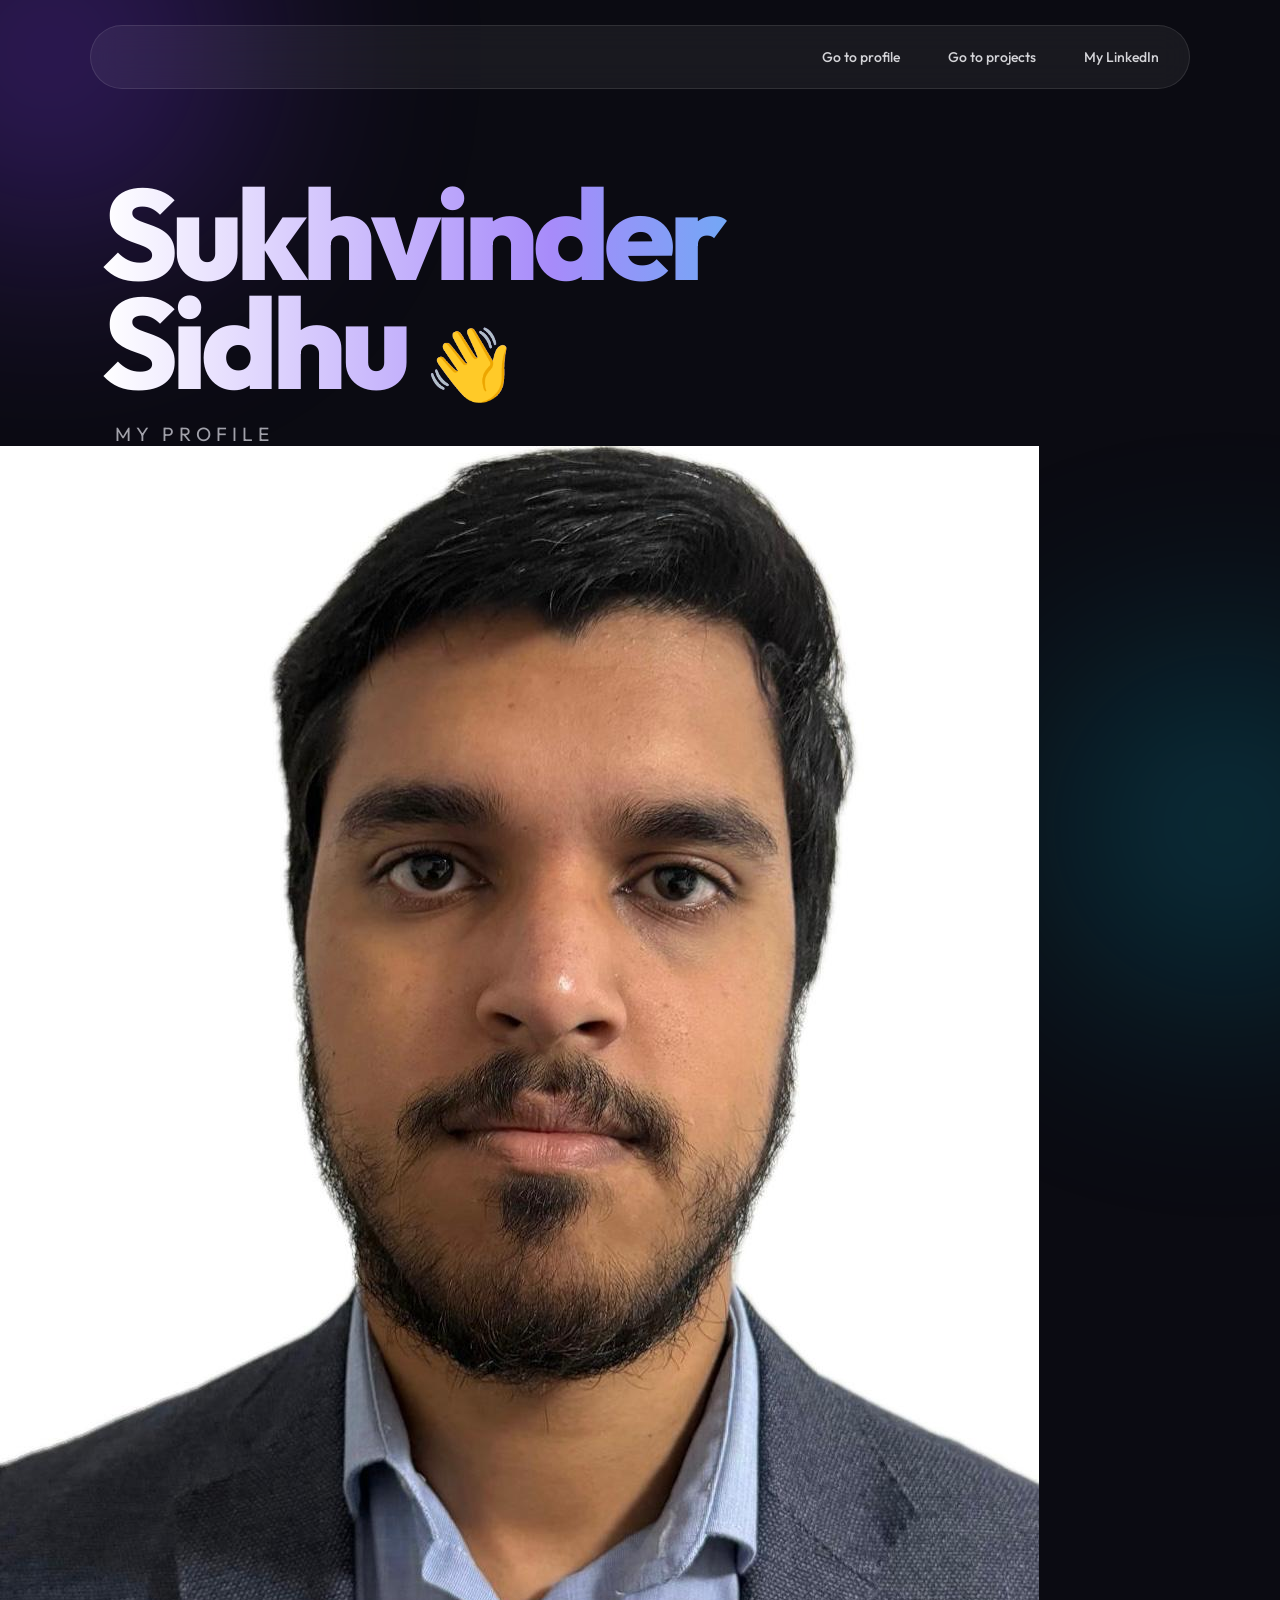
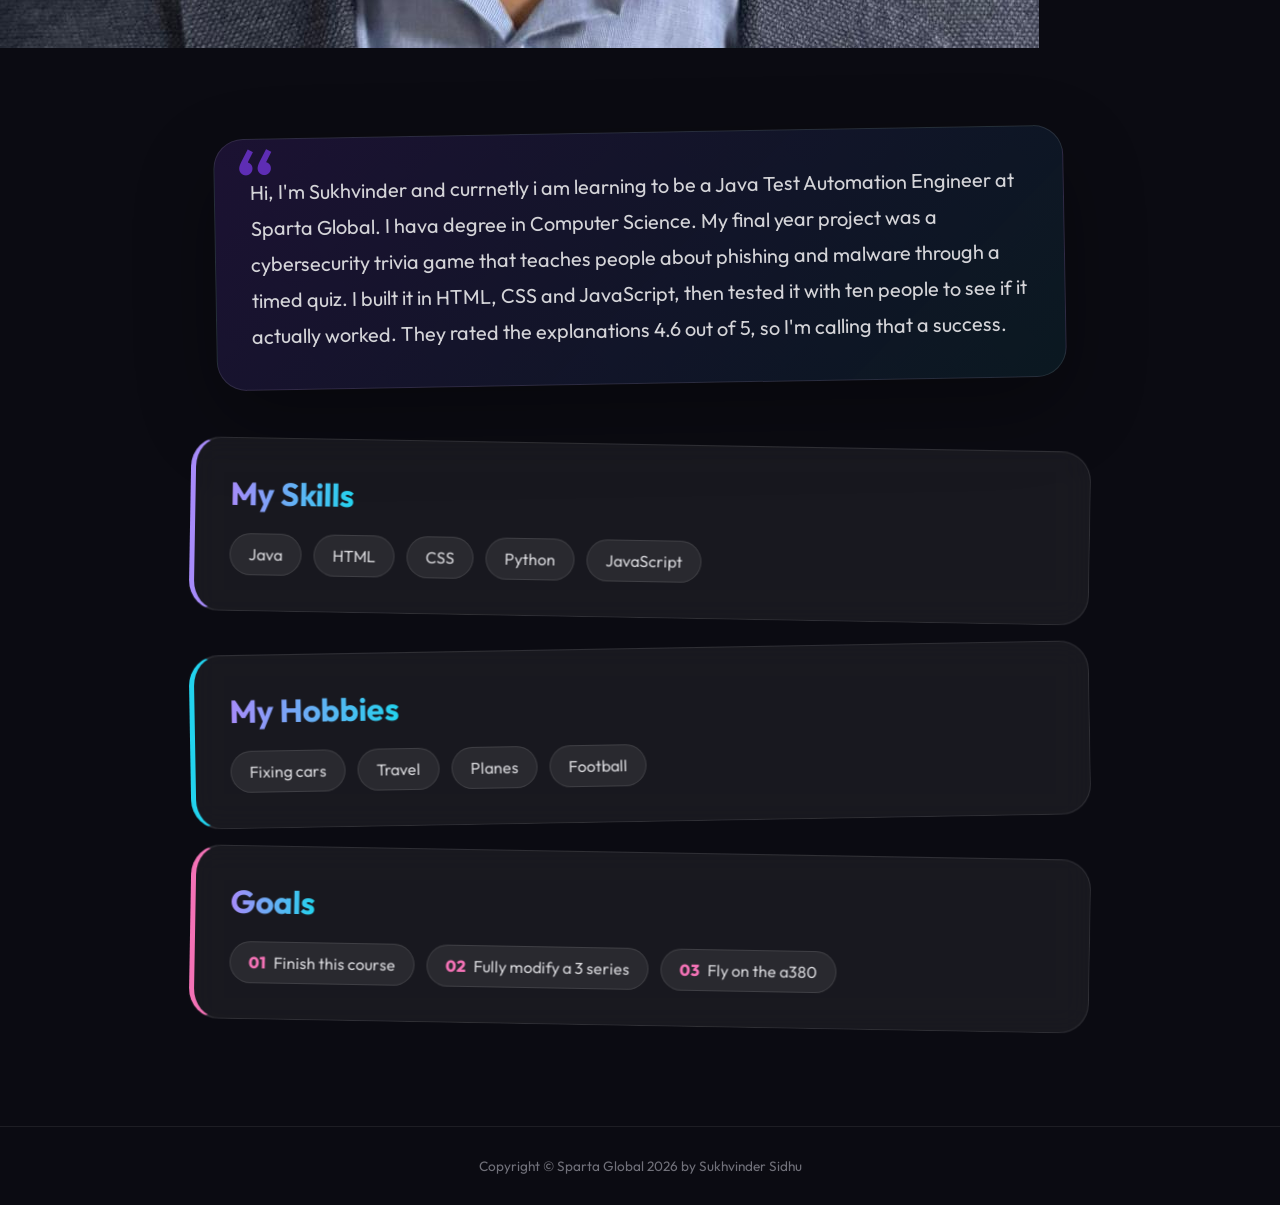
<file: index.html>
<!DOCTYPE html>
<html lang="en">

<head>
    <meta charset="UTF-8">
    <meta name="viewport" content="width=device-width, initial-scale=1.0">
    <meta name="author" content="Sukhvinder Sidhu">
    <meta name="description" content="My profile page">
    <title>My Profile</title>
    <link href="profileStyle.css" rel="stylesheet">
</head>

<body>
    <nav>
        <a href="index.html">Go to profile</a>
        <a href="projects.html">Go to projects</a>
        <a href="https://www.linkedin.com/" target="_blank">My LinkedIn</a>
    </nav>

    <h1>Sukhvinder Sidhu</h1>
    <h2>My Profile</h2>
        <img src="Sukhvindersingh Sidhu.jpeg" alt="A photo of Sukhvinder Sidhu">

    <p>
        Hi, I'm Sukhvinder and currnetly i am learning to be a Java Test Automation Engineer at Sparta Global. I hava degree in Computer Science. My final year project was a cybersecurity trivia game that teaches people about phishing and malware through a timed quiz. I built it in HTML, CSS and JavaScript, then tested it with ten people to see if it actually worked. They rated the explanations 4.6 out of 5, so I'm calling that a success.
    </p>

    <div>
        <h4>My Skills</h4>
        <ul>
            <li>Java</li>
            <li>HTML</li>
            <li>CSS</li>
            <li>Python</li>
            <li>JavaScript</li>
        </ul>
    </div>

    <div>
        <h4>My Hobbies</h4>
        <ul>
            <li>Fixing cars</li>
            <li>Travel</li>
            <li>Planes</li>
            <li>Football</li>
        </ul>
    </div>

    <div>
        <h4>Goals</h4>
        <ol>
            <li>Finish this course</li>
            <li>Fully modify a 3 series</li>
            <li>Fly on the a380</li>
        </ol>
    </div>


    <footer>
        <p>Copyright &copy; Sparta Global 2026 by Sukhvinder Sidhu</p>
    </footer>
</body>

</html>
</file>
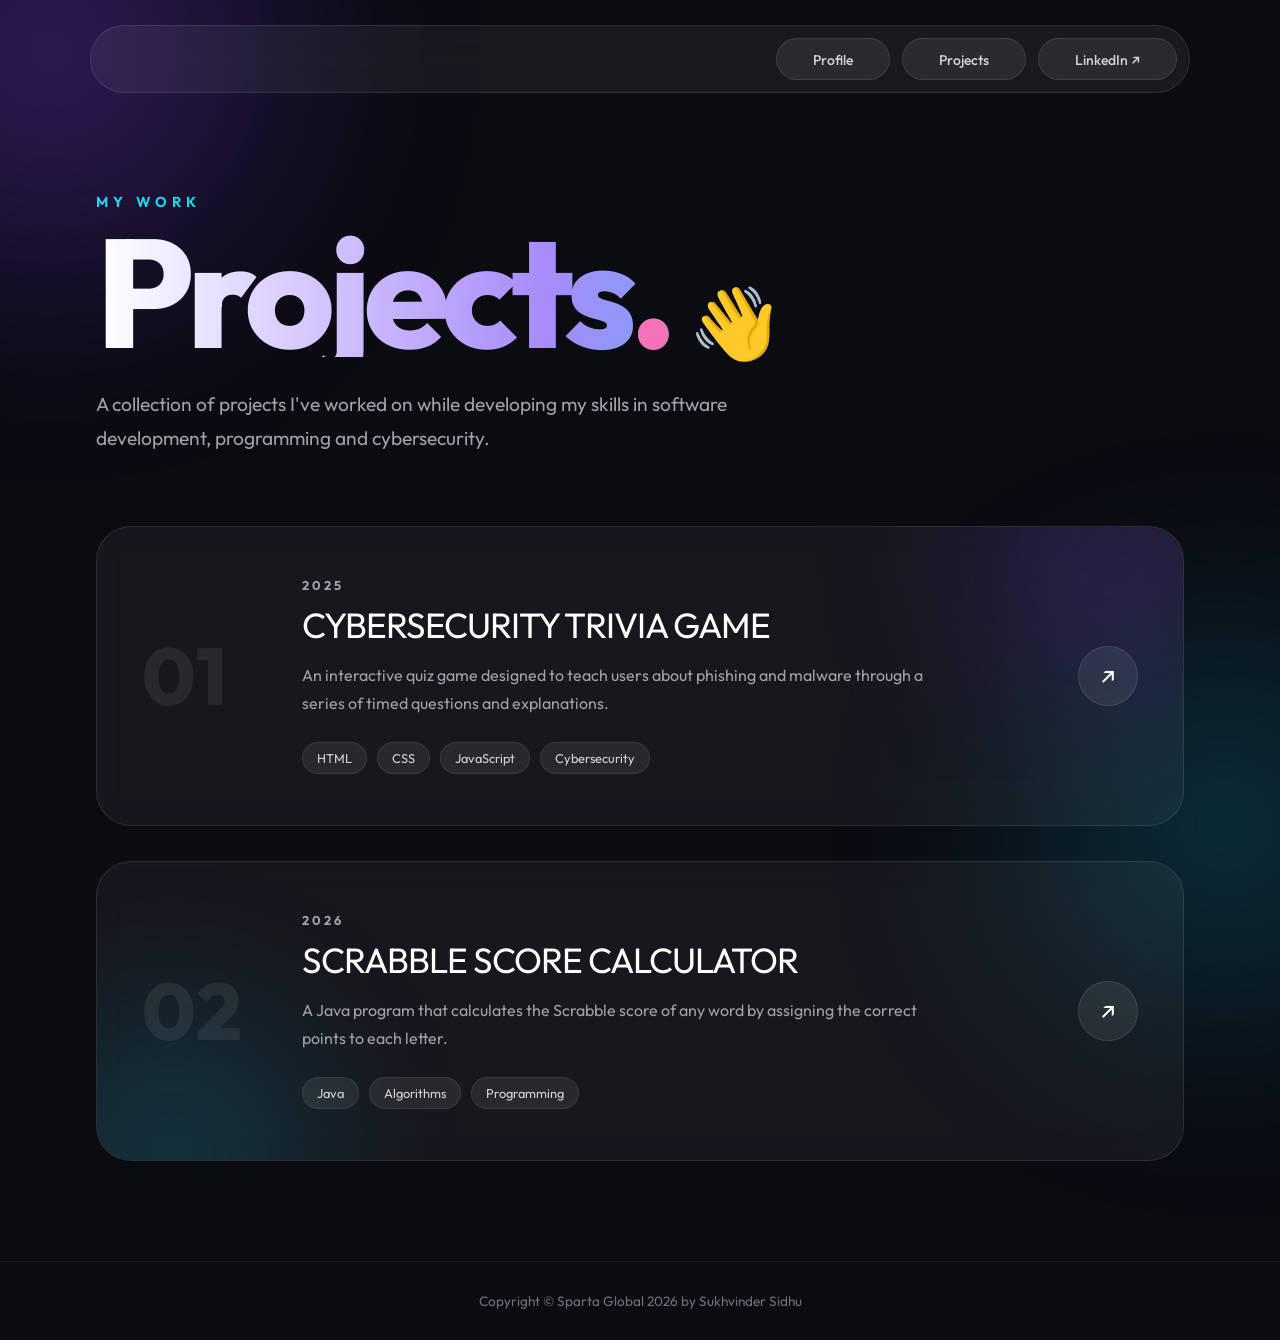
<file: projects.html>
<!DOCTYPE html>
<html lang="en">

<head>
    <meta charset="UTF-8">
    <meta name="viewport" content="width=device-width, initial-scale=1.0">

    <meta name="author" content="Sukhvinder Sidhu">
    <meta name="description" content="Sukhvinder Sidhu's projects">

    <title>My Projects</title>

    <link href="profileStyle.css" rel="stylesheet">
</head>

<body>

    <!-- Navigation -->
    <nav>
        <ul>
            <li><a href="index.html">Profile</a></li>
            <li><a href="projects.html">Projects</a></li>
            <li>
                <a href="https://www.linkedin.com/" target="_blank">
                    LinkedIn ↗
                </a>
            </li>
        </ul>
    </nav>


    <!-- Projects Header -->
    <header class="projects-header">

        <p class="small-heading">MY WORK</p>

        <h1>Projects<span>.</span></h1>

        <p class="projects-intro">
            A collection of projects I've worked on while developing
            my skills in software development, programming and cybersecurity.
        </p>

    </header>


    <!-- Projects -->
    <main class="projects-container">

        <!-- Project 1 -->
        <article class="project-card cyber">

            <div class="project-number">
                01
            </div>

            <div class="project-content">

                <p class="project-year">2025</p>

                <h2>Cybersecurity Trivia Game</h2>

                <p>
                    An interactive quiz game designed to teach users
                    about phishing and malware through a series of
                    timed questions and explanations.
                </p>

                <div class="project-tags">
                    <span>HTML</span>
                    <span>CSS</span>
                    <span>JavaScript</span>
                    <span>Cybersecurity</span>
                </div>

            </div>

            <div class="project-arrow">
                ↗
            </div>

        </article>


        <!-- Project 2 -->
        <article class="project-card scrabble">

            <div class="project-number">
                02
            </div>

            <div class="project-content">

                <p class="project-year">2026</p>

                <h2>Scrabble Score Calculator</h2>

                <p>
                    A Java program that calculates the Scrabble score
                    of any word by assigning the correct points to
                    each letter.
                </p>

                <div class="project-tags">
                    <span>Java</span>
                    <span>Algorithms</span>
                    <span>Programming</span>
                </div>

            </div>

            <div class="project-arrow">
                ↗
            </div>

        </article>

    </main>


    <!-- Footer -->
    <footer>
        <p>
            Copyright &copy; Sparta Global 2026 by Sukhvinder Sidhu
        </p>
    </footer>

</body>

</html>
</file>
<file: profileStyle.css>
@import url('https://fonts.googleapis.com/css2?family=Outfit:wght@300;400;500;600;700;800&display=swap');

* {
    margin: 0;
    padding: 0;
    box-sizing: border-box;
}

body {
    font-family: 'Outfit', sans-serif;
    background: #0b0b12;
    color: white;
    min-height: 100vh;
    overflow-x: hidden;
    position: relative;
}

/* Background blobs */

body::before {
    content: "";
    position: fixed;
    width: 400px;
    height: 400px;
    background: #7c3aed;
    border-radius: 50%;
    filter: blur(120px);
    opacity: 0.35;
    top: -150px;
    left: -150px;
    z-index: -1;
}

body::after {
    content: "";
    position: fixed;
    width: 350px;
    height: 350px;
    background: #06b6d4;
    border-radius: 50%;
    filter: blur(120px);
    opacity: 0.25;
    right: -120px;
    bottom: -100px;
    z-index: -1;
}


/* =========================
   NAVIGATION
========================= */

nav {
    width: 90%;
    max-width: 1100px;
    margin: 25px auto;

    display: flex;
    justify-content: flex-end;
    gap: 12px;

    padding: 12px;

    background: rgba(255, 255, 255, 0.06);
    border: 1px solid rgba(255, 255, 255, 0.1);
    border-radius: 50px;

    backdrop-filter: blur(15px);
}

nav a {
    text-decoration: none;
    color: #d4d4d8;

    padding: 10px 18px;

    border-radius: 30px;

    font-size: 14px;
    font-weight: 500;

    transition: 0.3s;
}

nav a:hover {
    background: white;
    color: #111;
    transform: translateY(-3px);
}


/* =========================
   HERO
========================= */

h1 {
    margin-top: 90px;
    margin-left: 8%;

    font-size: clamp(4rem, 10vw, 9rem);
    line-height: 0.85;

    font-weight: 800;
    letter-spacing: -6px;

    max-width: 900px;

    background: linear-gradient(
        90deg,
        #ffffff,
        #a78bfa,
        #22d3ee
    );

    -webkit-background-clip: text;
    -webkit-text-fill-color: transparent;

    animation: fadeUp 1s ease;
}

h1::after {
    content: "👋";
    font-size: 70px;
    margin-left: 20px;

    -webkit-text-fill-color: initial;
}


h2 {
    margin-left: 9%;
    margin-top: 25px;

    font-size: 1.2rem;
    font-weight: 400;

    color: #a1a1aa;

    letter-spacing: 5px;
    text-transform: uppercase;
}


/* =========================
   INTRODUCTION
========================= */

body > p {
    width: 75%;
    max-width: 850px;

    margin: 80px auto 60px;

    font-size: 1.25rem;
    line-height: 1.8;

    color: #d4d4d8;

    padding: 35px;

    background: linear-gradient(
        135deg,
        rgba(124, 58, 237, 0.15),
        rgba(6, 182, 212, 0.08)
    );

    border-radius: 30px;

    border: 1px solid rgba(255, 255, 255, 0.1);

    position: relative;

    box-shadow:
        0 30px 80px rgba(0, 0, 0, 0.3);

    transform: rotate(-1deg);

    transition: 0.4s;
}

body > p:hover {
    transform: rotate(0deg) translateY(-5px);
}


/* little quote decoration */

body > p::before {
    content: "“";
    position: absolute;

    font-size: 100px;
    color: #7c3aed;

    top: -45px;
    left: 20px;

    opacity: 0.7;
}


/* =========================
   CARDS
========================= */

body > div {
    width: 80%;
    max-width: 900px;

    margin: 30px auto;

    padding: 35px;

    border-radius: 30px;

    background: rgba(255, 255, 255, 0.05);

    border: 1px solid rgba(255, 255, 255, 0.1);

    backdrop-filter: blur(15px);

    position: relative;

    transition: 0.4s;
}


/* Different card positions */

body > div:nth-of-type(1) {
    transform: rotate(1deg);
    border-left: 5px solid #a78bfa;
}

body > div:nth-of-type(2) {
    transform: rotate(-1deg);
    border-left: 5px solid #22d3ee;
}

body > div:nth-of-type(3) {
    transform: rotate(1deg);
    border-left: 5px solid #f472b6;
}

body > div:hover {
    transform: rotate(0deg) scale(1.02);
    background: rgba(255, 255, 255, 0.08);

    box-shadow:
        0 25px 70px rgba(0, 0, 0, 0.35);
}


/* =========================
   SECTION HEADINGS
========================= */

h4 {
    font-size: 2rem;
    margin-bottom: 20px;

    display: inline-block;

    background: linear-gradient(
        90deg,
        #a78bfa,
        #22d3ee
    );

    -webkit-background-clip: text;
    -webkit-text-fill-color: transparent;
}


/* =========================
   LISTS
========================= */

ul,
ol {
    list-style: none;
    display: flex;
    flex-wrap: wrap;
    gap: 12px;
}

li {
    padding: 10px 18px;

    border-radius: 50px;

    background: rgba(255, 255, 255, 0.08);

    border: 1px solid rgba(255, 255, 255, 0.1);

    color: #d4d4d8;

    transition: 0.3s;
}


/* Skills */

body > div:nth-of-type(1) li:hover {
    background: #7c3aed;
    color: white;
    transform: rotate(-4deg) translateY(-4px);
}


/* Hobbies */

body > div:nth-of-type(2) li:hover {
    background: #06b6d4;
    color: white;
    transform: rotate(4deg) translateY(-4px);
}


/* Goals */

body > div:nth-of-type(3) li:hover {
    background: #ec4899;
    color: white;
    transform: rotate(-4deg) translateY(-4px);
}


/* Numbered goals */

ol {
    counter-reset: goals;
}

ol li::before {
    counter-increment: goals;
    content: "0" counter(goals);

    margin-right: 8px;

    color: #f472b6;
    font-weight: 800;
}


/* =========================
   FOOTER
========================= */

footer {
    margin-top: 100px;

    padding: 30px;

    text-align: center;

    color: #71717a;

    border-top: 1px solid rgba(255, 255, 255, 0.08);
}

footer p {
    font-size: 0.85rem;
}


/* =========================
   ANIMATIONS
========================= */

@keyframes fadeUp {

    from {
        opacity: 0;
        transform: translateY(40px);
    }

    to {
        opacity: 1;
        transform: translateY(0);
    }
}


/* =========================
   MOBILE
========================= */

@media (max-width: 700px) {

    nav {
        justify-content: center;
        flex-wrap: wrap;
    }

    h1 {
        margin-left: 7%;
        margin-top: 60px;

        font-size: 4rem;
        letter-spacing: -3px;
    }

    h1::after {
        font-size: 40px;
    }

    h2 {
        margin-left: 8%;
        font-size: 0.9rem;
    }

    body > p {
        width: 90%;
        font-size: 1rem;
        padding: 25px;
    }

    body > div {
        width: 90%;
        padding: 25px;
    }

    h4 {
        font-size: 1.6rem;
    }
}
/* ========================================
   PROJECTS PAGE
======================================== */

.projects-header {
    width: 85%;
    max-width: 1100px;
    margin: 100px auto 70px;
}

.small-heading {
    color: #22d3ee;
    font-size: 0.9rem;
    font-weight: 700;
    letter-spacing: 5px;
    margin-bottom: 15px;
}

.projects-header h1 {
    margin: 0;
    font-size: clamp(5rem, 12vw, 10rem);
    letter-spacing: -7px;
}

.projects-header h1 span {
    color: #f472b6;
    -webkit-text-fill-color: #f472b6;
}

.projects-intro {
    max-width: 650px;
    margin-top: 30px;

    color: #a1a1aa;
    font-size: 1.2rem;
    line-height: 1.8;
}


/* ========================================
   PROJECT CONTAINER
======================================== */

.projects-container {
    width: 85%;
    max-width: 1100px;
    margin: auto;

    display: flex;
    flex-direction: column;
    gap: 35px;
}


/* ========================================
   PROJECT CARD
======================================== */

.project-card {
    position: relative;

    min-height: 300px;

    display: flex;
    align-items: center;
    gap: 40px;

    padding: 45px;

    border-radius: 35px;

    background: rgba(255, 255, 255, 0.05);

    border: 1px solid rgba(255, 255, 255, 0.1);

    overflow: hidden;

    backdrop-filter: blur(15px);

    transition: 0.4s ease;
}


/* Glow behind cards */

.project-card::before {
    content: "";

    position: absolute;

    width: 250px;
    height: 250px;

    border-radius: 50%;

    filter: blur(90px);

    opacity: 0.25;

    transition: 0.4s;
}


/* Cybersecurity card */

.project-card.cyber::before {
    background: #7c3aed;
    top: -100px;
    right: -50px;
}


/* Scrabble card */

.project-card.scrabble::before {
    background: #06b6d4;
    bottom: -120px;
    left: -50px;
}


/* Coming soon */

.project-card.coming-soon::before {
    background: #ec4899;
    top: -100px;
    right: 100px;
}


/* Hover */

.project-card:hover {
    transform: translateY(-8px) scale(1.01);

    border-color: rgba(255, 255, 255, 0.25);

    box-shadow:
        0 30px 80px rgba(0, 0, 0, 0.4);
}

.project-card:hover::before {
    transform: scale(1.4);
    opacity: 0.4;
}


/* ========================================
   PROJECT NUMBER
======================================== */

.project-number {
    font-size: 5rem;
    font-weight: 800;

    color: rgba(255, 255, 255, 0.08);

    line-height: 1;

    min-width: 120px;

    transition: 0.4s;
}

.project-card:hover .project-number {
    color: rgba(255, 255, 255, 0.18);
}


/* ========================================
   PROJECT CONTENT
======================================== */

.project-content {
    position: relative;
    z-index: 2;

    flex: 1;
}

.project-year {
    color: #a1a1aa;

    font-size: 0.8rem;
    font-weight: 700;

    letter-spacing: 3px;

    margin-bottom: 10px;
}

.project-content h2 {
    margin: 0 0 15px;

    font-size: 2.2rem;

    letter-spacing: -1px;

    color: white;
}

.project-content > p:not(.project-year) {
    color: #a1a1aa;

    max-width: 650px;

    line-height: 1.7;
}


/* ========================================
   PROJECT TAGS
======================================== */

.project-tags {
    display: flex;

    flex-wrap: wrap;

    gap: 10px;

    margin-top: 25px;
}

.project-tags span {
    padding: 7px 14px;

    border-radius: 50px;

    font-size: 0.8rem;

    color: #d4d4d8;

    background: rgba(255, 255, 255, 0.08);

    border: 1px solid rgba(255, 255, 255, 0.08);

    transition: 0.3s;
}

.project-tags span:hover {
    background: white;
    color: #111;
}


/* ========================================
   PROJECT ARROW
======================================== */

.project-arrow {
    position: relative;
    z-index: 2;

    width: 60px;
    height: 60px;

    display: flex;
    align-items: center;
    justify-content: center;

    border-radius: 50%;

    font-size: 1.5rem;

    background: rgba(255, 255, 255, 0.08);

    border: 1px solid rgba(255, 255, 255, 0.1);

    transition: 0.4s;
}

.project-card:hover .project-arrow {
    background: white;
    color: #111;

    transform: rotate(45deg);
}


/* ========================================
   COMING SOON CARD
======================================== */

.coming-soon {
    opacity: 0.65;

    border-style: dashed;
}

.coming-soon:hover {
    opacity: 1;
}


/* ========================================
   MOBILE
======================================== */

@media (max-width: 700px) {

    .projects-header {
        width: 90%;
        margin-top: 70px;
    }

    .projects-header h1 {
        font-size: 5rem;
        letter-spacing: -4px;
    }

    .projects-intro {
        font-size: 1rem;
    }

    .projects-container {
        width: 90%;
    }

    .project-card {
        flex-direction: column;
        align-items: flex-start;

        padding: 30px;

        gap: 15px;
    }

    .project-number {
        font-size: 3rem;
        min-width: auto;
    }

    .project-content h2 {
        font-size: 1.7rem;
    }

    .project-arrow {
        position: absolute;
        top: 25px;
        right: 25px;

        width: 45px;
        height: 45px;
    }
}
</file>
